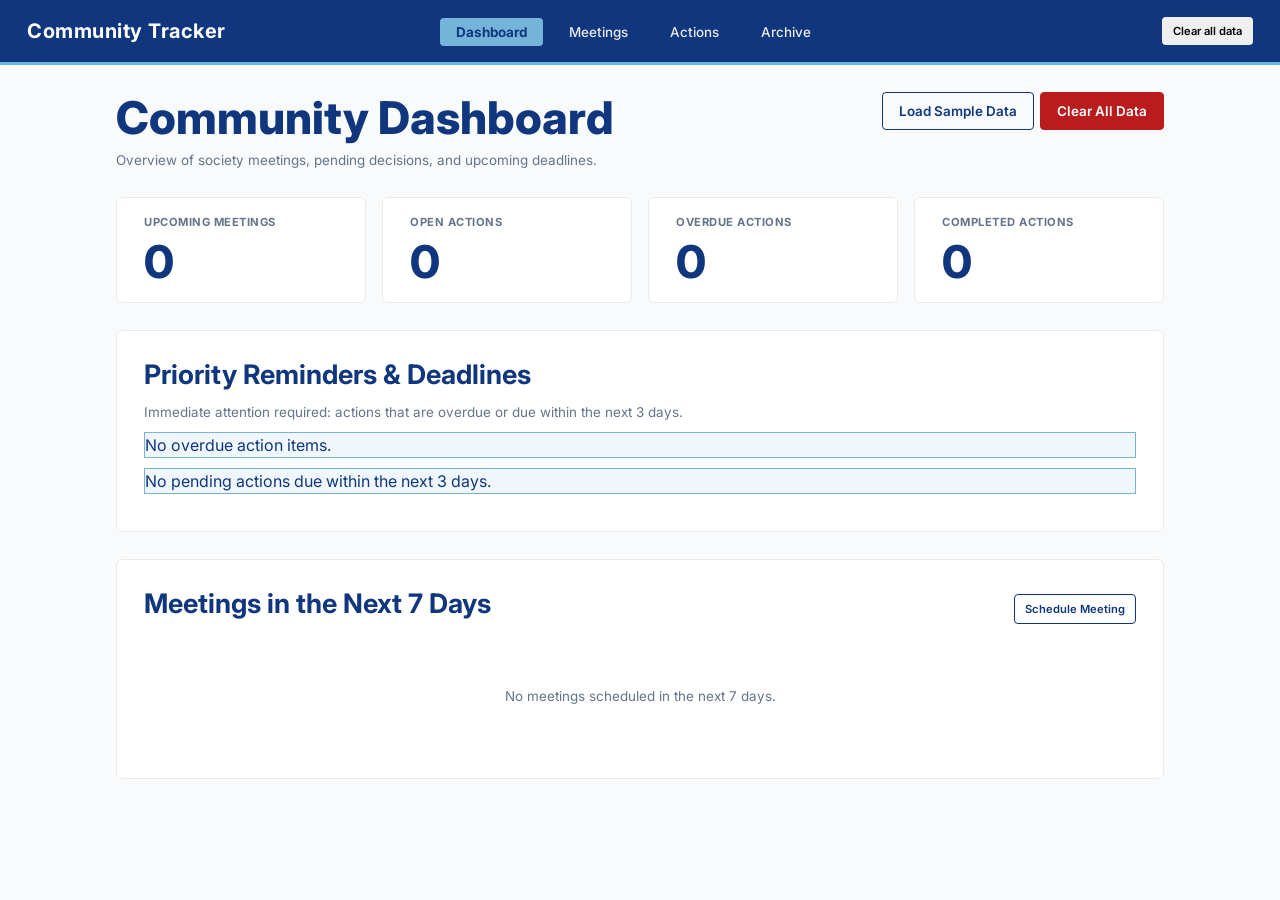
<file: index.html>
<!DOCTYPE html>
<html lang="en">
<head>
    <meta charset="UTF-8">
    <meta name="viewport" content="width=device-width, initial-scale=1.0">
    <title>Dashboard - Community Meeting Decision Tracker</title>
    <link rel="preconnect" href="https://fonts.googleapis.com">
    <link rel="preconnect" href="https://fonts.gstatic.com" crossorigin>
    <link href="https://fonts.googleapis.com/css2?family=Inter:ital,opsz,wght@0,14..32,100..900;1,14..32,100..900&family=Playfair+Display:ital,wght@0,400..900;1,400..900&display=swap" rel="stylesheet">
    <link rel="stylesheet" href="css/style.css">
</head>
<body>
    <!-- Top Navigation Bar -->
    <div id="navbar-container"></div>

    <div class="container">
        <!-- Dashboard Header & Demo Buttons -->
        <div class="page-header">
            <div>
                <h1>Community Dashboard</h1>
                <p>Overview of society meetings, pending decisions, and upcoming deadlines.</p>
            </div>
            <div class="d-flex gap-8">
                <button onclick="handleLoadSample()" class="btn btn-outline">Load Sample Data</button>
                <button onclick="handleClearData()" class="btn btn-danger">Clear All Data</button>
            </div>
        </div>

        <!-- Metric Counter Cards -->
        <div class="stats-grid">
            <div class="stat-card stat-upcoming">
                <div class="stat-title">Upcoming Meetings</div>
                <div class="stat-value" id="count-upcoming">0</div>
            </div>
            <div class="stat-card stat-open">
                <div class="stat-title">Open Actions</div>
                <div class="stat-value" id="count-open">0</div>
            </div>
            <div class="stat-card stat-overdue">
                <div class="stat-title">Overdue Actions</div>
                <div class="stat-value" id="count-overdue">0</div>
            </div>
            <div class="stat-card stat-completed">
                <div class="stat-title">Completed Actions</div>
                <div class="stat-value" id="count-completed">0</div>
            </div>
        </div>

        <!-- Highlighted Reminders Section -->
        <div class="card">
            <h2>Priority Reminders & Deadlines</h2>
            <p class="text-muted mb-12">Immediate attention required: actions that are overdue or due within the next 3 days.</p>

            <!-- Overdue Actions Alert -->
            <div id="overdue-container" class="mb-12">
                <!-- Populated dynamically -->
            </div>

            <!-- Due in Next 3 Days Alert -->
            <div id="due-soon-container" class="mb-12">
                <!-- Populated dynamically -->
            </div>
        </div>

        <!-- Upcoming Meetings in Next 7 Days -->
        <div class="card">
            <div class="d-flex justify-between align-center mb-12">
                <h2>Meetings in the Next 7 Days</h2>
                <a href="meetings.html" class="btn btn-outline btn-sm">Schedule Meeting</a>
            </div>
            <div id="upcoming-meetings-container">
                <!-- Populated dynamically -->
            </div>
        </div>
    </div>

    <!-- Scripts -->
    <script src="js/storage.js"></script>
    <script src="js/app.js"></script>
    <script>
        // Initialize dashboard when index.html is loaded
        document.addEventListener('DOMContentLoaded', function () {
            renderNavbar('dashboard');
            initDashboard();
        });

        // Handler for loading sample data with confirmation
        function handleLoadSample() {
            if (confirm('Load demo sample data? This will populate initial sample meetings and actions.')) {
                loadSampleData();
                initDashboard();
                alert('Sample data loaded successfully.');
            }
        }

        // Handler for clearing all data with confirmation
        function handleClearData() {
            if (confirm('Are you sure you want to delete all data from localStorage? This cannot be undone.')) {
                clearAllData();
                initDashboard();
                alert('All data has been cleared.');
            }
        }
    </script>
</body>
</html>
</file>
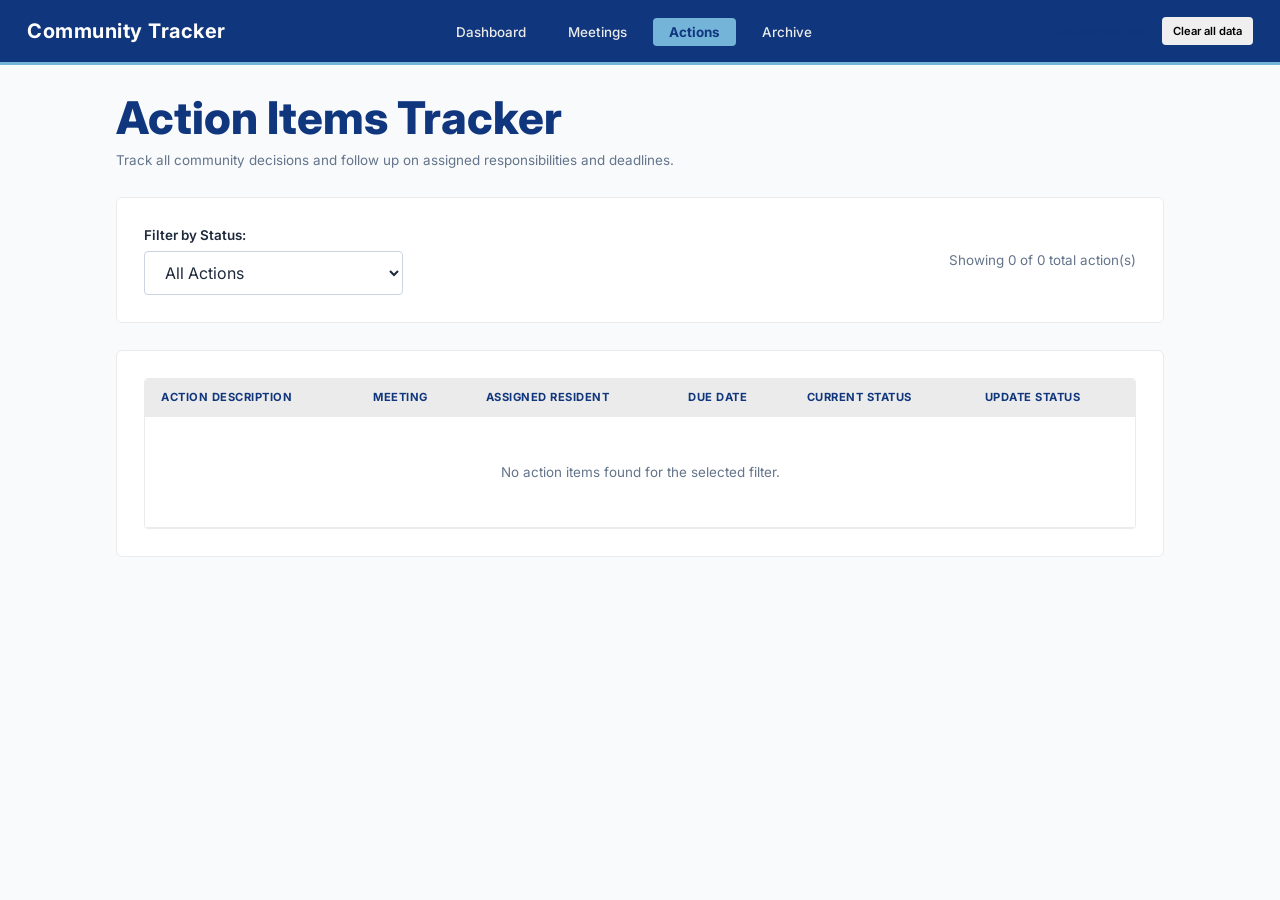
<file: actions.html>
<!DOCTYPE html>
<html lang="en">
<head>
    <meta charset="UTF-8">
    <meta name="viewport" content="width=device-width, initial-scale=1.0">
    <title>All Actions - Community Meeting Decision Tracker</title>
    <link rel="preconnect" href="https://fonts.googleapis.com">
    <link rel="preconnect" href="https://fonts.gstatic.com" crossorigin>
    <link href="https://fonts.googleapis.com/css2?family=Inter:ital,opsz,wght@0,14..32,100..900;1,14..32,100..900&family=Playfair+Display:ital,wght@0,400..900;1,400..900&display=swap" rel="stylesheet">
    <link rel="stylesheet" href="css/style.css">
</head>
<body>
    <!-- Top Navigation Bar -->
    <div id="navbar-container"></div>

    <div class="container">
        <div class="page-header">
            <div>
                <h1>Action Items Tracker</h1>
                <p>Track all community decisions and follow up on assigned responsibilities and deadlines.</p>
            </div>
        </div>

        <!-- Filter Card -->
        <div class="card">
            <div class="d-flex justify-between align-center flex-wrap gap-12">
                <div class="form-group" style="margin-bottom: 0; min-width: 250px;">
                    <label for="status-filter">Filter by Status:</label>
                    <select id="status-filter" class="form-control">
                        <option value="ALL">All Actions</option>
                        <option value="Pending">Pending</option>
                        <option value="In Progress">In Progress</option>
                        <option value="Completed">Completed</option>
                        <option value="Overdue">Overdue (Due date passed)</option>
                    </select>
                </div>
                <div class="text-muted" id="action-stats-summary">
                    <!-- Action count summary -->
                </div>
            </div>
        </div>

        <!-- Actions List Card -->
        <div class="card">
            <div class="table-responsive">
                <table>
                    <thead>
                        <tr>
                            <th>Action Description</th>
                            <th>Meeting</th>
                            <th>Assigned Resident</th>
                            <th>Due Date</th>
                            <th>Current Status</th>
                            <th>Update Status</th>
                        </tr>
                    </thead>
                    <tbody id="actions-table-body">
                        <!-- Populated by js/actions.js -->
                    </tbody>
                </table>
            </div>
        </div>
    </div>

    <!-- Scripts -->
    <script src="js/storage.js"></script>
    <script src="js/app.js"></script>
    <script src="js/actions.js"></script>
</body>
</html>
</file>
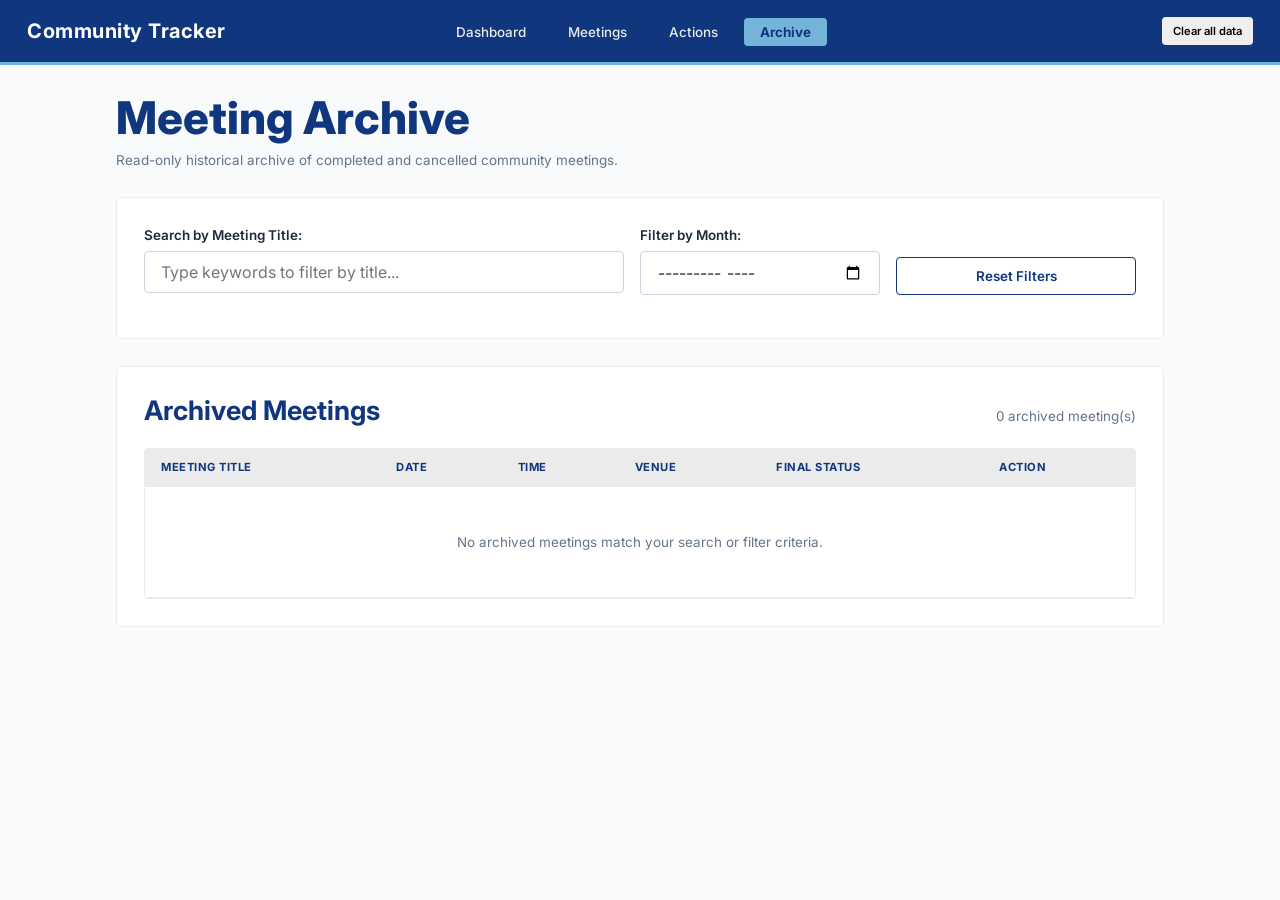
<file: archive.html>
<!DOCTYPE html>
<html lang="en">
<head>
    <meta charset="UTF-8">
    <meta name="viewport" content="width=device-width, initial-scale=1.0">
    <title>Meeting Archive - Community Meeting Decision Tracker</title>
    <link rel="preconnect" href="https://fonts.googleapis.com">
    <link rel="preconnect" href="https://fonts.gstatic.com" crossorigin>
    <link href="https://fonts.googleapis.com/css2?family=Inter:ital,opsz,wght@0,14..32,100..900;1,14..32,100..900&family=Playfair+Display:ital,wght@0,400..900;1,400..900&display=swap" rel="stylesheet">
    <link rel="stylesheet" href="css/style.css">
</head>
<body>
    <!-- Top Navigation Bar -->
    <div id="navbar-container"></div>

    <div class="container">
        <div class="page-header">
            <div>
                <h1>Meeting Archive</h1>
                <p>Read-only historical archive of completed and cancelled community meetings.</p>
            </div>
        </div>

        <!-- Search & Filter Card -->
        <div class="card">
            <div class="form-row">
                <div class="form-group" style="flex: 2;">
                    <label for="search-title">Search by Meeting Title:</label>
                    <input type="text" id="search-title" class="form-control" placeholder="Type keywords to filter by title...">
                </div>
                <div class="form-group">
                    <label for="filter-month">Filter by Month:</label>
                    <input type="month" id="filter-month" class="form-control">
                </div>
                <div class="form-group" style="display: flex; align-items: flex-end;">
                    <button onclick="resetFilters()" class="btn btn-outline" style="width: 100%;">Reset Filters</button>
                </div>
            </div>
        </div>

        <!-- Archived Meetings Table Card -->
        <div class="card">
            <div class="d-flex justify-between align-center mb-12">
                <h2>Archived Meetings</h2>
                <span class="text-muted" id="archive-count-display">0 archived meetings</span>
            </div>

            <div class="table-responsive">
                <table>
                    <thead>
                        <tr>
                            <th>Meeting Title</th>
                            <th>Date</th>
                            <th>Time</th>
                            <th>Venue</th>
                            <th>Final Status</th>
                            <th>Action</th>
                        </tr>
                    </thead>
                    <tbody id="archive-table-body">
                        <!-- Populated by js/archive.js -->
                    </tbody>
                </table>
            </div>
        </div>

        <!-- Read-Only Detail Card (when a meeting record is viewed) -->
        <div id="archive-detail-card" class="card" style="display: none;">
            <div class="d-flex justify-between align-center mb-12">
                <h3 id="archive-detail-title">Meeting Record</h3>
                <button onclick="closeArchiveDetail()" class="btn btn-outline btn-sm">Close View</button>
            </div>
            <div id="archive-detail-content">
                <!-- Populated dynamically -->
            </div>
        </div>
    </div>

    <!-- Scripts -->
    <script src="js/storage.js"></script>
    <script src="js/app.js"></script>
    <script src="js/archive.js"></script>
</body>
</html>
</file>
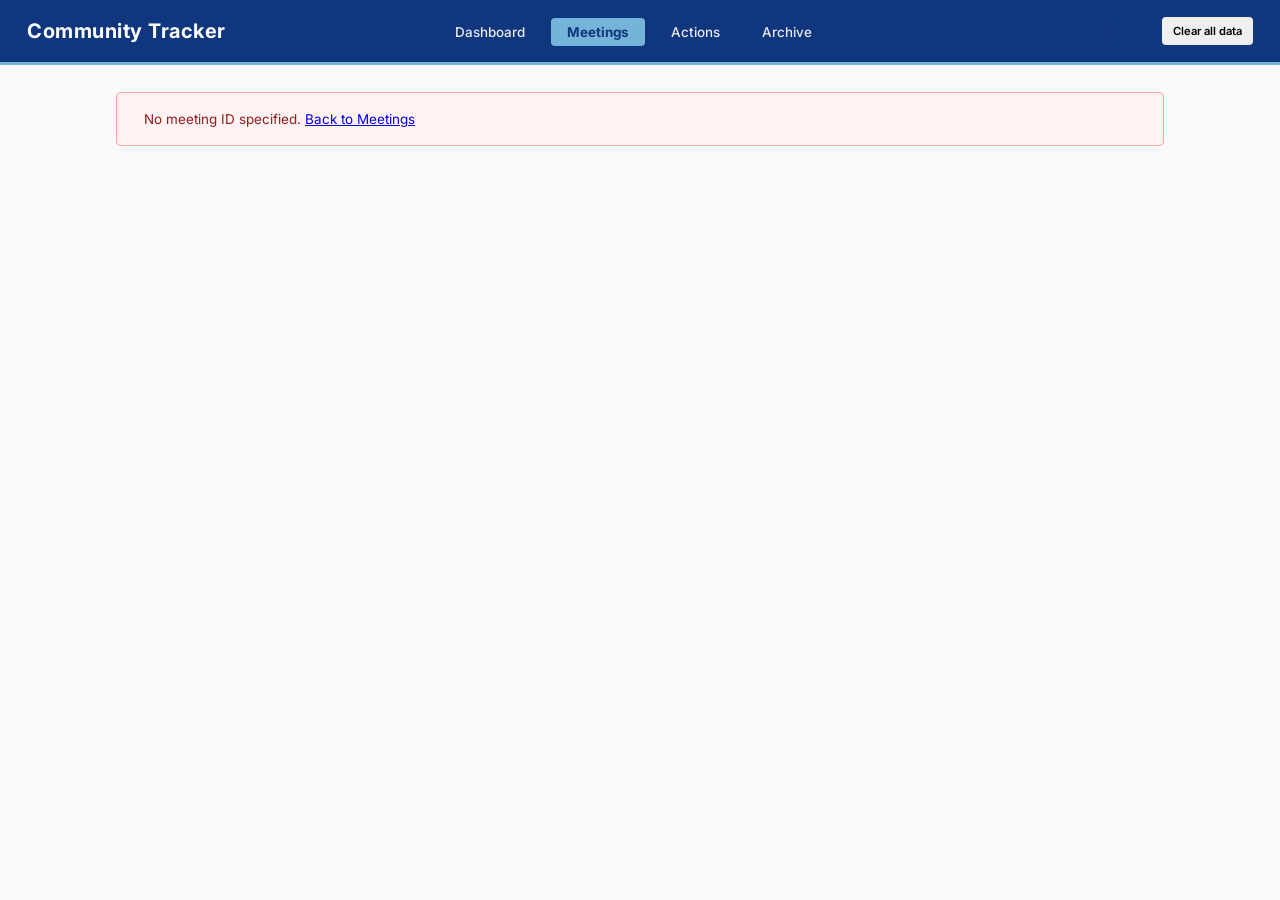
<file: meeting.html>
<!DOCTYPE html>
<html lang="en">
<head>
    <meta charset="UTF-8">
    <meta name="viewport" content="width=device-width, initial-scale=1.0">
    <title>Meeting Detail - Community Meeting Decision Tracker</title>
    <link rel="preconnect" href="https://fonts.googleapis.com">
    <link rel="preconnect" href="https://fonts.gstatic.com" crossorigin>
    <link href="https://fonts.googleapis.com/css2?family=Inter:ital,opsz,wght@0,14..32,100..900;1,14..32,100..900&family=Playfair+Display:ital,wght@0,400..900;1,400..900&display=swap" rel="stylesheet">
    <link rel="stylesheet" href="css/style.css">
</head>
<body>
    <!-- Top Navigation Bar -->
    <div id="navbar-container"></div>

    <div class="container">
        <!-- Back link -->
        <div class="mb-12">
            <a href="meetings.html" class="btn btn-outline btn-sm">&larr; Back to Meetings</a>
        </div>

        <!-- Meeting Header Card -->
        <div class="card" id="meeting-header-card">
            <div class="d-flex justify-between align-center flex-wrap gap-12">
                <div>
                    <h1 id="meeting-title-display">Meeting Details</h1>
                    <p class="text-muted mt-12" id="meeting-meta-display">Loading meeting information...</p>
                </div>
                <div id="meeting-status-container" class="d-flex align-center gap-8">
                    <!-- Status badge and status changer -->
                </div>
            </div>
        </div>

        <!-- Tabs Navigation -->
        <div class="tab-nav">
            <button class="tab-btn active" onclick="switchTab('agenda')">1. Agenda</button>
            <button class="tab-btn" onclick="switchTab('attendance')">2. Attendance</button>
            <button class="tab-btn" onclick="switchTab('minutes')">3. Minutes</button>
            <button class="tab-btn" onclick="switchTab('decisions')">4. Decisions and Actions</button>
        </div>

        <!-- TAB 1: AGENDA -->
        <div id="tab-agenda" class="tab-content active">
            <div class="card">
                <h3>Agenda Items</h3>
                <p class="text-muted mb-12">Add topics to be discussed during this meeting.</p>
                
                <form id="agenda-form" class="mb-12">
                    <div class="form-row">
                        <div class="form-group" style="flex: 3;">
                            <input type="text" id="agenda-text" class="form-control" placeholder="Enter new agenda topic..." required>
                        </div>
                        <div class="form-group" style="flex: 1;">
                            <button type="submit" class="btn btn-primary" style="width: 100%;">+ Add Topic</button>
                        </div>
                    </div>
                </form>

                <div class="table-responsive">
                    <table>
                        <thead>
                            <tr>
                                <th style="width: 60px;">#</th>
                                <th>Agenda Item</th>
                                <th style="width: 100px;">Action</th>
                            </tr>
                        </thead>
                        <tbody id="agenda-table-body">
                            <!-- Populated by js/meeting.js -->
                        </tbody>
                    </table>
                </div>
            </div>
        </div>

        <!-- TAB 2: ATTENDANCE -->
        <div id="tab-attendance" class="tab-content">
            <div class="card">
                <div class="d-flex justify-between align-center mb-12">
                    <div>
                        <h3>Resident Attendance</h3>
                        <p class="text-muted">Mark attendance for all registered community residents.</p>
                    </div>
                    <button onclick="saveAttendance()" class="btn btn-success">Save Attendance</button>
                </div>

                <div class="table-responsive">
                    <table>
                        <thead>
                            <tr>
                                <th>Resident Name</th>
                                <th>Flat Number</th>
                                <th>Attendance Status</th>
                            </tr>
                        </thead>
                        <tbody id="attendance-table-body">
                            <!-- Populated by js/meeting.js -->
                        </tbody>
                    </table>
                </div>
            </div>
        </div>

        <!-- TAB 3: MINUTES -->
        <div id="tab-minutes" class="tab-content">
            <div class="card">
                <h3>Meeting Minutes</h3>
                <p class="text-muted mb-12">Write a clear summary of discussions, resident opinions, and official notes.</p>
                
                <form id="minutes-form">
                    <div class="form-group">
                        <textarea id="meeting-minutes" class="form-control" rows="10" placeholder="Type minutes of the meeting here..."></textarea>
                    </div>
                    <button type="submit" class="btn btn-primary">Save Minutes</button>
                </form>
            </div>
        </div>

        <!-- TAB 4: DECISIONS & ACTIONS -->
        <div id="tab-decisions" class="tab-content">
            <!-- Add Decision Card -->
            <div class="card">
                <h3>Record a Decision</h3>
                <p class="text-muted mb-12">Record an official decision made during the meeting, optionally linking it to an agenda item.</p>
                
                <form id="decision-form">
                    <div class="form-row">
                        <div class="form-group" style="flex: 2;">
                            <label for="decision-text">Decision Description *</label>
                            <input type="text" id="decision-text" class="form-control" placeholder="e.g. Repair water pump by end of next week" required>
                        </div>
                        <div class="form-group" style="flex: 1;">
                            <label for="decision-agenda-link">Linked Agenda Topic (Optional)</label>
                            <select id="decision-agenda-link" class="form-control">
                                <option value="">-- None / General --</option>
                            </select>
                        </div>
                    </div>
                    <button type="submit" class="btn btn-primary">+ Record Decision</button>
                </form>
            </div>

            <!-- Decisions & Assigned Actions List -->
            <div id="decisions-list-container">
                <!-- Rendered dynamically by js/meeting.js -->
            </div>
        </div>
    </div>

    <!-- Scripts -->
    <script src="js/storage.js"></script>
    <script src="js/app.js"></script>
    <script src="js/meeting.js"></script>
</body>
</html>
</file>
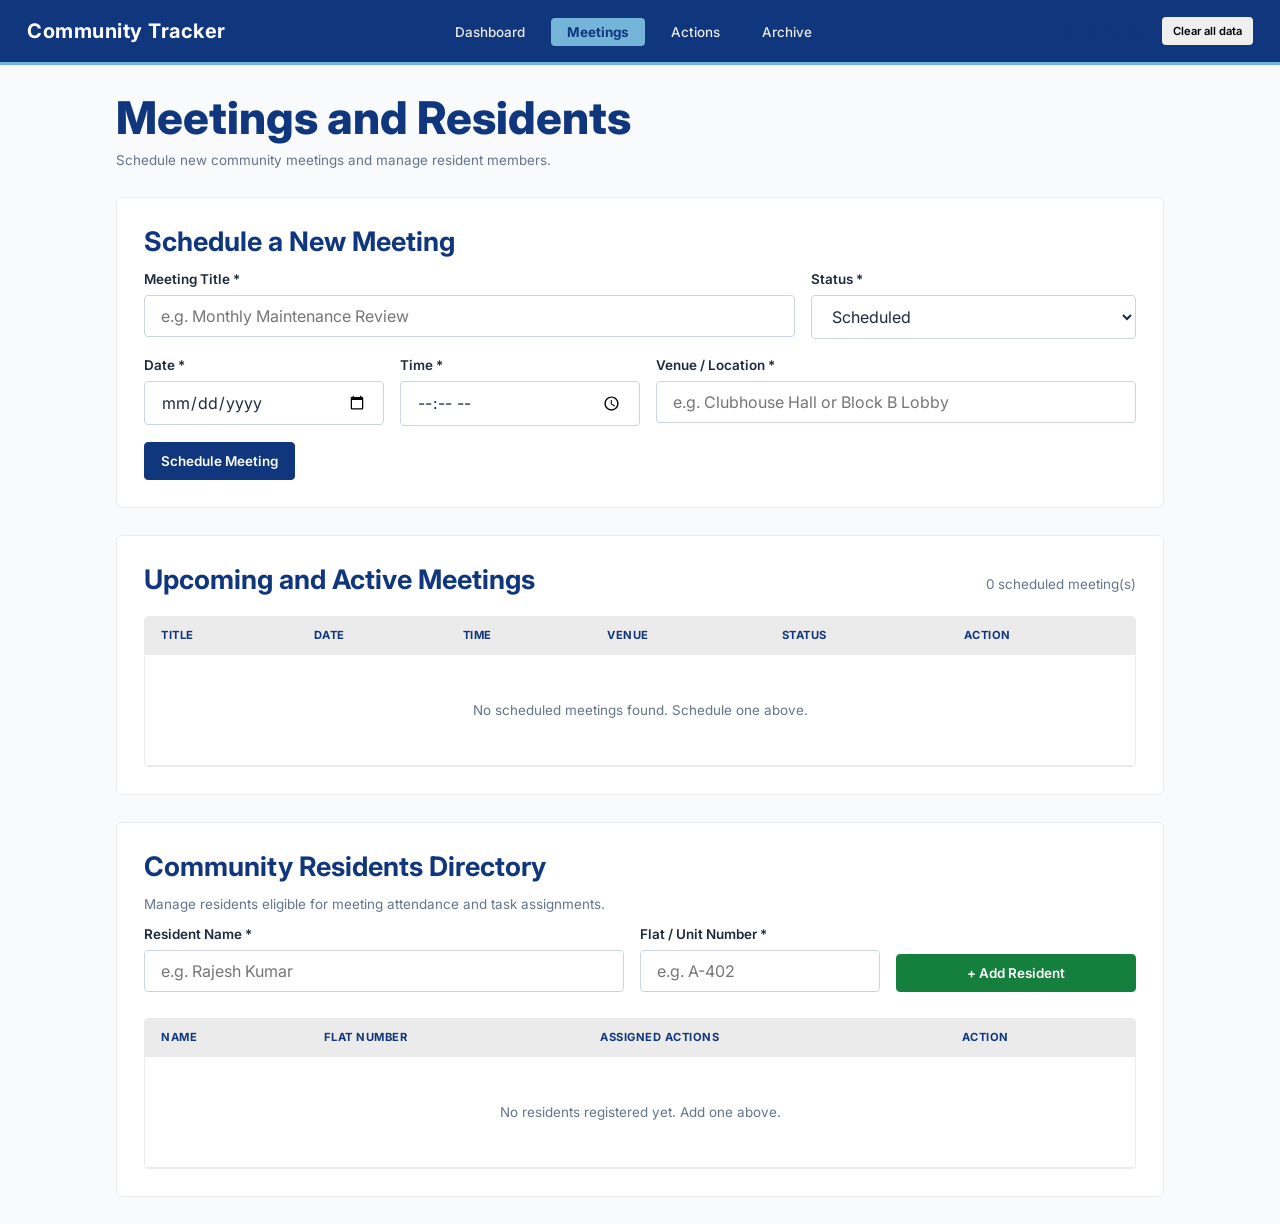
<file: meetings.html>
<!DOCTYPE html>
<html lang="en">
<head>
    <meta charset="UTF-8">
    <meta name="viewport" content="width=device-width, initial-scale=1.0">
    <title>Meetings and Residents - Community Meeting Decision Tracker</title>
    <link rel="preconnect" href="https://fonts.googleapis.com">
    <link rel="preconnect" href="https://fonts.gstatic.com" crossorigin>
    <link href="https://fonts.googleapis.com/css2?family=Inter:ital,opsz,wght@0,14..32,100..900;1,14..32,100..900&family=Playfair+Display:ital,wght@0,400..900;1,400..900&display=swap" rel="stylesheet">
    <link rel="stylesheet" href="css/style.css">
</head>
<body>
    <!-- Top Navigation Bar (injected by app.js) -->
    <div id="navbar-container"></div>

    <div class="container">
        <div class="page-header">
            <div>
                <h1>Meetings and Residents</h1>
                <p>Schedule new community meetings and manage resident members.</p>
            </div>
        </div>

        <!-- Meeting Scheduling Section -->
        <div class="card">
            <h2>Schedule a New Meeting</h2>
            <form id="meeting-form">
                <div class="form-row">
                    <div class="form-group" style="flex: 2;">
                        <label for="meeting-title">Meeting Title *</label>
                        <input type="text" id="meeting-title" class="form-control" placeholder="e.g. Monthly Maintenance Review" required>
                    </div>
                    <div class="form-group">
                        <label for="meeting-status">Status *</label>
                        <select id="meeting-status" class="form-control" required>
                            <option value="Scheduled" selected>Scheduled</option>
                            <option value="Completed">Completed</option>
                            <option value="Cancelled">Cancelled</option>
                        </select>
                    </div>
                </div>

                <div class="form-row">
                    <div class="form-group">
                        <label for="meeting-date">Date *</label>
                        <input type="date" id="meeting-date" class="form-control" required>
                    </div>
                    <div class="form-group">
                        <label for="meeting-time">Time *</label>
                        <input type="time" id="meeting-time" class="form-control" required>
                    </div>
                    <div class="form-group" style="flex: 2;">
                        <label for="meeting-venue">Venue / Location *</label>
                        <input type="text" id="meeting-venue" class="form-control" placeholder="e.g. Clubhouse Hall or Block B Lobby" required>
                    </div>
                </div>

                <button type="submit" class="btn btn-primary">Schedule Meeting</button>
            </form>
        </div>

        <!-- Upcoming / Scheduled Meetings List -->
        <div class="card">
            <div class="d-flex justify-between align-center mb-12">
                <h2>Upcoming and Active Meetings</h2>
                <span class="text-muted" id="meeting-count">0 meetings</span>
            </div>
            <div class="table-responsive">
                <table>
                    <thead>
                        <tr>
                            <th>Title</th>
                            <th>Date</th>
                            <th>Time</th>
                            <th>Venue</th>
                            <th>Status</th>
                            <th>Action</th>
                        </tr>
                    </thead>
                    <tbody id="meetings-table-body">
                        <!-- Populated by js/meetings.js -->
                    </tbody>
                </table>
            </div>
        </div>

        <!-- Resident Management Section -->
        <div class="card">
            <h2>Community Residents Directory</h2>
            <p class="text-muted mb-12">Manage residents eligible for meeting attendance and task assignments.</p>

            <form id="resident-form" class="mb-12">
                <div class="form-row">
                    <div class="form-group" style="flex: 2;">
                        <label for="resident-name">Resident Name *</label>
                        <input type="text" id="resident-name" class="form-control" placeholder="e.g. Rajesh Kumar" required>
                    </div>
                    <div class="form-group">
                        <label for="resident-flat">Flat / Unit Number *</label>
                        <input type="text" id="resident-flat" class="form-control" placeholder="e.g. A-402" required>
                    </div>
                    <div class="form-group" style="display: flex; align-items: flex-end;">
                        <button type="submit" class="btn btn-success" style="width: 100%;">+ Add Resident</button>
                    </div>
                </div>
            </form>

            <div class="table-responsive">
                <table>
                    <thead>
                        <tr>
                            <th>Name</th>
                            <th>Flat Number</th>
                            <th>Assigned Actions</th>
                            <th>Action</th>
                        </tr>
                    </thead>
                    <tbody id="residents-table-body">
                        <!-- Populated by js/meetings.js -->
                    </tbody>
                </table>
            </div>
        </div>
    </div>

    <!-- Scripts -->
    <script src="js/storage.js"></script>
    <script src="js/app.js"></script>
    <script src="js/meetings.js"></script>
</body>
</html>
</file>
<file: css/style.css>
/* ==========================================================================
   style.css - Community Meeting Decision Tracker
   Strictly Vanilla CSS3.

   Design System Specifications:
   - Primary Font: "Inter", sans-serif (Google Fonts) with optical sizing auto
   - Golden Ratio Scale: 1.68 (applied to typography hierarchy & spatial layout)
   - Color Palette:
       * Royal Blue: #10367D (Primary brand, main titles, primary buttons)
       * Light Grey: #EBEBEB (Neutral surfaces, borders, table headers)
       * Sky Blue:   #74B4D9 (Accents, active tab highlights, hover states)
   - Card Styling: Solid clean cards with subtle neutral borders.
                   NO colored border lines (no red, blue, green stripes).
   - Shadows: Strictly box-shadow: none !important everywhere.
   - Emojis: Zero emojis across all elements.
   ========================================================================== */

@import url('https://fonts.googleapis.com/css2?family=Inter:ital,opsz,wght@0,14..32,100..900;1,14..32,100..900&family=Playfair+Display:ital,wght@0,400..900;1,400..900&display=swap');

/* --------------------------------------------------------------------------
   1. Design Tokens & Golden Ratio (1.68) Calculations
   -------------------------------------------------------------------------- */
:root {
  /* Color Palette */
  --color-primary: #10367D;
  --color-primary-hover: #0b2659;
  --color-accent: #74B4D9;
  --color-accent-hover: #5ca4ce;
  --color-bg: #f8fafc;
  --color-card-bg: #ffffff;
  --color-neutral-grey: #EBEBEB;
  --color-border: #EBEBEB;
  --color-border-dark: #cbd5e1;

  --color-text-main: #1e293b;
  --color-text-secondary: #64748b;
  --color-text-inverse: #ffffff;

  /* Status Colors (flat, minimal) */
  --status-red-bg: #fef2f2;
  --status-red-text: #991b1b;
  --status-red-border: #fca5a5;

  --status-yellow-bg: #fffbeb;
  --status-yellow-text: #92400e;
  --status-yellow-border: #fde68a;

  --status-green-bg: #f0fdf4;
  --status-green-text: #166534;
  --status-green-border: #bbf7d0;

  --status-blue-bg: #f0f7fc;
  --status-blue-text: #10367D;
  --status-blue-border: #74B4D9;

  --status-grey-bg: #EBEBEB;
  --status-grey-text: #475569;
  --status-grey-border: #cbd5e1;

  /* Typography: Golden Ratio (1.68) Hierarchy
     Base Body Font = 16px (1.00rem)
     Secondary Font = 16px / 1.68 = ~9.5px - 13.5px (0.84rem)
     H3 Subheadings = ~20px (1.25rem)
     H2 Card Headings = 16px * 1.68 = 26.88px (~1.68rem)
     H1 Main Heading = 26.88px * 1.68 = 45.16px (~2.82rem)
     Stat Numbers = 26.88px * 1.68 = 45.16px (~2.82rem)
  */
  --font-family: "Inter", -apple-system, BlinkMacSystemFont, "Segoe UI", Roboto, sans-serif;
  --font-size-xs: 0.70rem;         /* ~11px */
  --font-size-secondary: 0.84rem;  /* ~13.5px (Secondary font) */
  --font-size-base: 1.00rem;       /* 16px (Primary body font) */
  --font-size-h3: 1.25rem;         /* ~20px (Sub-section headings) */
  --font-size-h2: 1.68rem;         /* 26.88px (Primary card heading: 1.00rem * 1.68) */
  --font-size-h1: 2.82rem;         /* 45.16px (Page main title: 1.68rem * 1.68) */
  --font-size-stat: 2.82rem;       /* 45.16px (Key metrics display: 1.68rem * 1.68) */

  /* Golden Ratio (1.68) Spacing Scale
     Base Space = 16px
     Space XS = 10px / 1.68 = ~6px
     Space SM = 16px / 1.68 = ~10px
     Space Base = 16px
     Space MD = 16px * 1.68 = ~27px (Card padding, section gap)
     Space LG = 27px * 1.68 = ~45px (Page header spacing, section margins)
     Space XL = 45px * 1.68 = ~76px
  */
  --space-xs: 6px;
  --space-sm: 10px;
  --space-base: 16px;
  --space-md: 27px;
  --space-lg: 45px;
  --space-xl: 76px;

  --radius-sm: 4px;
  --radius-md: 6px;
}

/* --------------------------------------------------------------------------
   2. Reset & Universal Zero-Shadow Rule
   -------------------------------------------------------------------------- */
*,
*::before,
*::after {
  box-sizing: border-box;
  margin: 0;
  padding: 0;
  font-family: var(--font-family);
  font-optical-sizing: auto;
  box-shadow: none !important;
}

body {
  background-color: var(--color-bg);
  color: var(--color-text-main);
  font-family: var(--font-family);
  font-optical-sizing: auto;
  font-size: var(--font-size-base);
  line-height: 1.5;
  min-height: 100vh;
}

/* --------------------------------------------------------------------------
   3. Top Navigation Bar
   -------------------------------------------------------------------------- */
.navbar {
  background-color: var(--color-primary);
  color: var(--color-text-inverse);
  display: flex;
  justify-content: space-between;
  align-items: center;
  padding: var(--space-base) var(--space-md);
  border-bottom: 3px solid var(--color-accent);
}

.navbar .brand {
  font-size: var(--font-size-h3);
  font-weight: 700;
  color: var(--color-text-inverse);
  text-decoration: none;
  letter-spacing: 0.5px;
}

.navbar .nav-links {
  list-style: none;
  display: flex;
  gap: var(--space-sm);
}

.navbar .nav-links a {
  color: var(--color-neutral-grey);
  text-decoration: none;
  font-size: var(--font-size-secondary);
  font-weight: 500;
  padding: var(--space-xs) var(--space-base);
  border-radius: var(--radius-sm);
  transition: background-color 0.15s ease, color 0.15s ease;
}

.navbar .nav-links a:hover {
  background-color: var(--color-accent);
  color: var(--color-primary);
}

.navbar .nav-links a.active {
  background-color: var(--color-accent);
  color: var(--color-primary);
  font-weight: 700;
}

/* --------------------------------------------------------------------------
   4. Page Container & Header (Golden Ratio Spacing)
   -------------------------------------------------------------------------- */
.container {
  max-width: 1080px;
  margin: var(--space-md) auto;
  padding: 0 var(--space-base);
}

.page-header {
  display: flex;
  justify-content: space-between;
  align-items: flex-start;
  margin-bottom: var(--space-md);
  flex-wrap: wrap;
  gap: var(--space-base);
}

.page-header h1 {
  font-size: var(--font-size-h1);
  font-weight: 800;
  color: var(--color-primary);
  line-height: 1.15;
  margin-bottom: var(--space-xs);
}

.page-header p {
  color: var(--color-text-secondary);
  font-size: var(--font-size-secondary);
  line-height: 1.5;
}

/* --------------------------------------------------------------------------
   5. Cards (Solid, Uniform, Clean - Zero Colored Border Lines)
   -------------------------------------------------------------------------- */
.card {
  background: var(--color-card-bg);
  border-radius: var(--radius-md);
  padding: var(--space-md);
  margin-bottom: var(--space-md);
  border: 1px solid var(--color-border);
  box-shadow: none !important;
}

.card h2 {
  font-size: var(--font-size-h2);
  font-weight: 700;
  color: var(--color-primary);
  margin-bottom: var(--space-sm);
  line-height: 1.25;
}

.card h3 {
  font-size: var(--font-size-h3);
  font-weight: 700;
  color: var(--color-primary);
  margin-bottom: var(--space-sm);
  line-height: 1.3;
}

.card h4 {
  font-size: var(--font-size-base);
  font-weight: 600;
  color: var(--color-primary);
  margin-bottom: var(--space-xs);
}

/* --------------------------------------------------------------------------
   6. Metric Stats Grid (Golden Ratio Typography & Spacing)
   -------------------------------------------------------------------------- */
.stats-grid {
  display: grid;
  grid-template-columns: repeat(auto-fit, minmax(220px, 1fr));
  gap: var(--space-base);
  margin-bottom: var(--space-md);
}

/* All stat cards have identical, clean solid borders - NO red/blue/green top lines */
.stat-card {
  background: var(--color-card-bg);
  border-radius: var(--radius-md);
  padding: var(--space-base) var(--space-md);
  border: 1px solid var(--color-border);
  box-shadow: none !important;
}

.stat-card .stat-title {
  font-size: var(--font-size-xs);
  text-transform: uppercase;
  font-weight: 700;
  color: var(--color-text-secondary);
  letter-spacing: 0.5px;
}

.stat-card .stat-value {
  font-size: var(--font-size-stat);
  font-weight: 800;
  color: var(--color-primary);
  margin-top: var(--space-xs);
  line-height: 1.1;
}

/* --------------------------------------------------------------------------
   7. Alert Boxes (Solid, Minimalist)
   -------------------------------------------------------------------------- */
.alert-box {
  padding: var(--space-base) var(--space-md);
  border-radius: var(--radius-sm);
  margin-bottom: var(--space-base);
  font-size: var(--font-size-secondary);
}

.alert-danger {
  background-color: var(--status-red-bg);
  border: 1px solid var(--status-red-border);
  color: var(--status-red-text);
}

.alert-warning {
  background-color: var(--status-yellow-bg);
  border: 1px solid var(--status-yellow-border);
  color: var(--status-yellow-text);
}

.alert-info {
  background-color: var(--status-blue-bg);
  border: 1px solid var(--status-blue-border);
  color: var(--status-blue-text);
}

/* --------------------------------------------------------------------------
   8. Buttons (Solid Colors, Zero Shadows)
   -------------------------------------------------------------------------- */
.btn {
  display: inline-block;
  padding: var(--space-sm) var(--space-base);
  font-size: var(--font-size-secondary);
  font-weight: 600;
  border-radius: var(--radius-sm);
  border: 1px solid transparent;
  cursor: pointer;
  text-decoration: none;
  box-shadow: none !important;
  transition: background-color 0.15s ease, border-color 0.15s ease;
  font-family: var(--font-family);
}

.btn-primary {
  background-color: var(--color-primary);
  border-color: var(--color-primary);
  color: var(--color-text-inverse);
}

.btn-primary:hover {
  background-color: var(--color-primary-hover);
  border-color: var(--color-primary-hover);
}

.btn-secondary {
  background-color: var(--color-accent);
  border-color: var(--color-accent);
  color: var(--color-primary);
}

.btn-secondary:hover {
  background-color: var(--color-accent-hover);
  border-color: var(--color-accent-hover);
}

.btn-success {
  background-color: #15803d;
  border-color: #15803d;
  color: var(--color-text-inverse);
}

.btn-success:hover {
  background-color: #166534;
}

.btn-danger {
  background-color: #b91c1c;
  border-color: #b91c1c;
  color: var(--color-text-inverse);
}

.btn-danger:hover {
  background-color: #991b1b;
}

.btn-outline {
  background-color: transparent;
  border: 1px solid var(--color-primary);
  color: var(--color-primary);
}

.btn-outline:hover {
  background-color: var(--color-neutral-grey);
}

.btn-sm {
  padding: var(--space-xs) var(--space-sm);
  font-size: var(--font-size-xs);
}

/* --------------------------------------------------------------------------
   9. Forms & Inputs
   -------------------------------------------------------------------------- */
.form-group {
  margin-bottom: var(--space-base);
}

.form-group label {
  display: block;
  margin-bottom: var(--space-xs);
  font-size: var(--font-size-secondary);
  font-weight: 600;
  color: var(--color-text-main);
}

.form-control {
  width: 100%;
  padding: var(--space-sm) var(--space-base);
  font-size: var(--font-size-base);
  border: 1px solid #cbd5e1;
  border-radius: var(--radius-sm);
  background-color: #ffffff;
  color: var(--color-text-main);
  outline: none;
  box-shadow: none !important;
  font-family: var(--font-family);
}

.form-control:focus {
  border-color: var(--color-primary);
  outline: 1px solid var(--color-primary);
}

.form-row {
  display: flex;
  gap: var(--space-base);
  flex-wrap: wrap;
}

.form-row .form-group {
  flex: 1;
  min-width: 180px;
}

/* --------------------------------------------------------------------------
   10. Tables
   -------------------------------------------------------------------------- */
.table-responsive {
  width: 100%;
  overflow-x: auto;
  border: 1px solid var(--color-border);
  border-radius: var(--radius-sm);
}

table {
  width: 100%;
  border-collapse: collapse;
  font-size: var(--font-size-secondary);
  background: #ffffff;
}

table th, table td {
  padding: var(--space-sm) var(--space-base);
  text-align: left;
  border-bottom: 1px solid var(--color-border);
}

table th {
  background-color: var(--color-neutral-grey);
  color: var(--color-primary);
  font-weight: 700;
  text-transform: uppercase;
  font-size: var(--font-size-xs);
  letter-spacing: 0.5px;
}

table tr:hover {
  background-color: #f8fafc;
}

/* --------------------------------------------------------------------------
   11. Status Badges
   -------------------------------------------------------------------------- */
.badge {
  display: inline-block;
  padding: 3px 8px;
  font-size: var(--font-size-xs);
  font-weight: 700;
  border-radius: 3px;
  text-transform: capitalize;
}

.badge-overdue {
  background-color: var(--status-red-bg);
  color: var(--status-red-text);
  border: 1px solid var(--status-red-border);
}

.badge-pending,
.badge-in-progress {
  background-color: var(--status-yellow-bg);
  color: var(--status-yellow-text);
  border: 1px solid var(--status-yellow-border);
}

.badge-completed {
  background-color: var(--status-green-bg);
  color: var(--status-green-text);
  border: 1px solid var(--status-green-border);
}

.badge-scheduled {
  background-color: var(--status-blue-bg);
  color: var(--status-blue-text);
  border: 1px solid var(--status-blue-border);
}

.badge-cancelled {
  background-color: var(--status-grey-bg);
  color: var(--status-grey-text);
  border: 1px solid var(--status-grey-border);
}

/* --------------------------------------------------------------------------
   12. Tabs Navigation
   -------------------------------------------------------------------------- */
.tab-nav {
  display: flex;
  border-bottom: 2px solid var(--color-border);
  margin-bottom: var(--space-md);
  gap: var(--space-xs);
}

.tab-btn {
  background: var(--color-neutral-grey);
  border: 1px solid var(--color-border);
  border-bottom: none;
  padding: var(--space-sm) var(--space-base);
  font-size: var(--font-size-secondary);
  font-weight: 600;
  color: var(--color-text-secondary);
  cursor: pointer;
  border-radius: var(--radius-sm) var(--radius-sm) 0 0;
  transition: background-color 0.15s ease, color 0.15s ease;
  font-family: var(--font-family);
}

.tab-btn:hover {
  color: var(--color-primary);
  background-color: #dce5ef;
}

.tab-btn.active {
  background-color: #ffffff;
  color: var(--color-primary);
  border-top: 2px solid var(--color-primary);
  border-left: 1px solid var(--color-border);
  border-right: 1px solid var(--color-border);
  border-bottom: 2px solid #ffffff;
  margin-bottom: -2px;
  font-weight: 700;
}

.tab-content {
  display: none;
}

.tab-content.active {
  display: block;
}

/* --------------------------------------------------------------------------
   13. Utility Classes (Spacing based on Golden Ratio 1.68)
   -------------------------------------------------------------------------- */
.d-flex { display: flex; }
.justify-between { justify-content: space-between; }
.align-center { align-items: center; }
.gap-8 { gap: var(--space-xs); }
.gap-12 { gap: var(--space-sm); }
.mt-12 { margin-top: var(--space-sm); }
.mt-20 { margin-top: var(--space-base); }
.mb-12 { margin-bottom: var(--space-sm); }
.text-muted { color: var(--color-text-secondary); font-size: var(--font-size-secondary); }

.empty-state {
  text-align: center;
  padding: var(--space-lg) var(--space-base);
  color: var(--color-text-secondary);
  font-size: var(--font-size-secondary);
}
</file>
